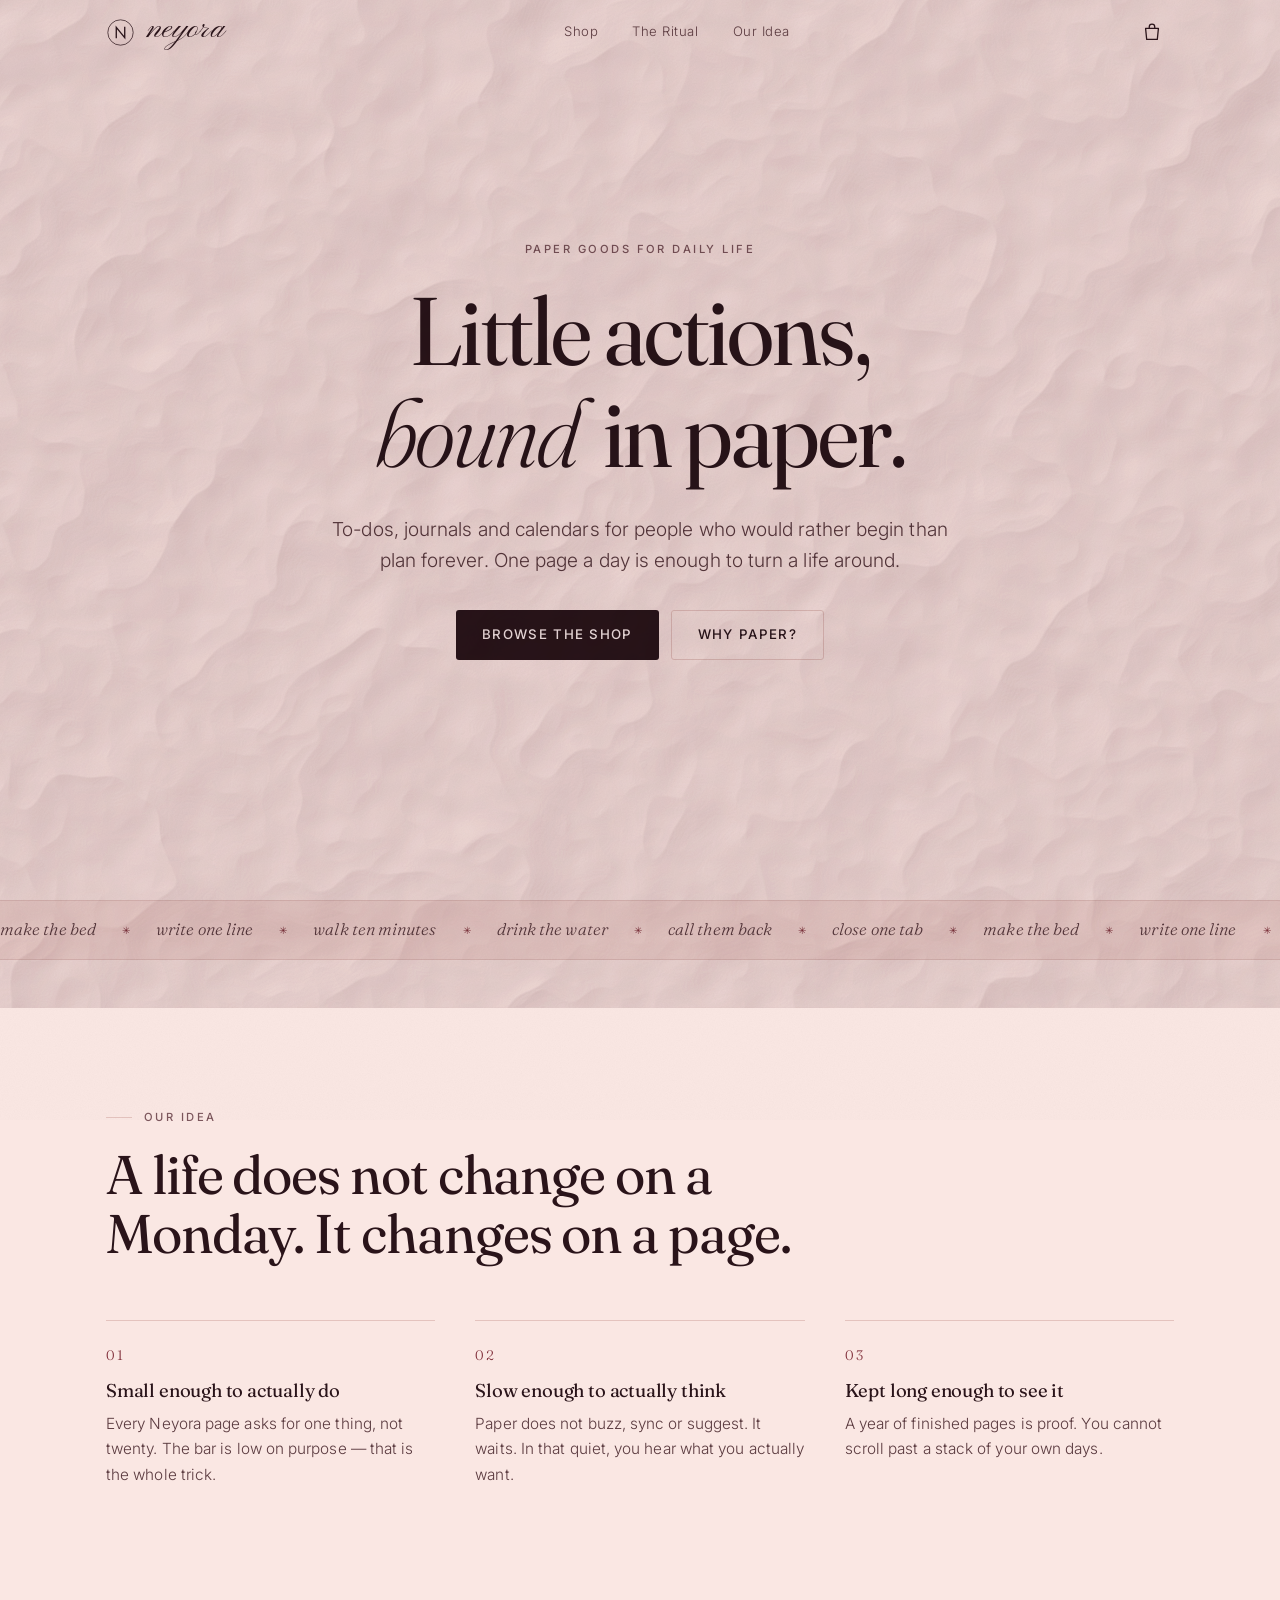
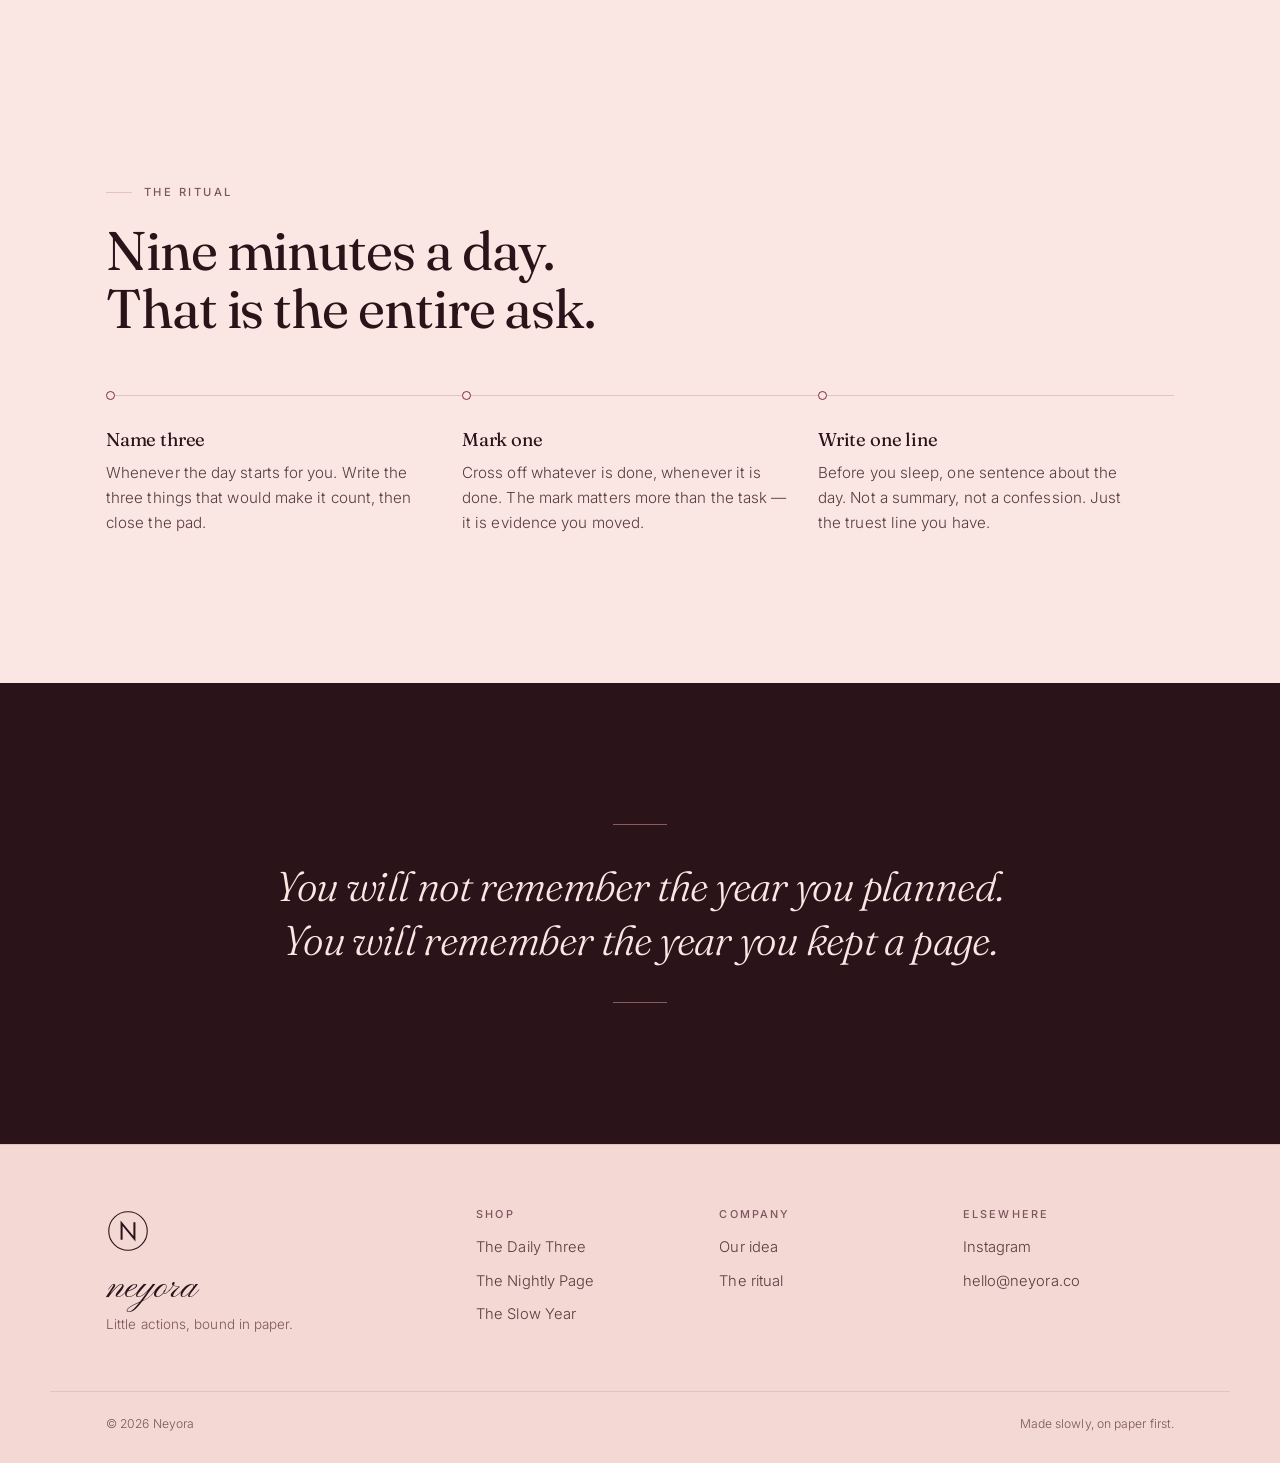
<file: index.html>
<!DOCTYPE html>
<html lang="en">
<head>
<meta charset="utf-8">
<meta name="viewport" content="width=device-width, initial-scale=1, viewport-fit=cover">
<title>Neyora — Little actions, bound in paper.</title>
<meta name="description" content="To-dos, journals and calendars for people who'd rather begin than plan forever. Paper made to move you, one small action at a time.">
<meta name="theme-color" content="#F7EAE5">

<!-- Social scrapers don't resolve relative URLs, so these are absolute.
     If the site moves to a custom domain, update them here and in shop.html. -->
<meta property="og:type" content="website">
<meta property="og:url" content="https://s-ingale.github.io/neyora/">
<meta property="og:title" content="Neyora — Little actions, bound in paper.">
<meta property="og:description" content="To-dos, journals and calendars for people who'd rather begin than plan forever.">
<meta property="og:image" content="https://s-ingale.github.io/neyora/assets/img/og.svg">

<link rel="icon" href="assets/img/favicon.svg" type="image/svg+xml">
<link rel="preconnect" href="https://fonts.googleapis.com">
<link rel="preconnect" href="https://fonts.gstatic.com" crossorigin>
<link href="https://fonts.googleapis.com/css2?family=Fraunces:opsz,wght@9..144,300;9..144,400;9..144,500&family=Inter:wght@300;400;500&family=Pinyon+Script&display=swap" rel="stylesheet">
<link rel="stylesheet" href="assets/css/style.css">
</head>
<body>

<!-- ═══ Wrinkled paper backdrop ═══
     Turbulence is folded through a table transfer on the ALPHA channel
     (0 1 0), which turns smooth noise into ridges — that is what makes
     these read as thick creases rather than soft mottling. The ridge map
     is then lit from the upper left. No image files anywhere. -->
<svg class="paper-defs" aria-hidden="true" focusable="false">
  <filter id="crease" x="0%" y="0%" width="100%" height="100%" color-interpolation-filters="sRGB">
    <feTurbulence type="fractalNoise" baseFrequency="0.0062" numOctaves="3" seed="19" result="t"/>
    <feComponentTransfer in="t" result="ridged">
      <feFuncA type="table" tableValues="0 1 0"/>
    </feComponentTransfer>
    <feDiffuseLighting in="ridged" lighting-color="#fffdfc" surfaceScale="4.6" diffuseConstant="1">
      <feDistantLight azimuth="228" elevation="49"/>
    </feDiffuseLighting>
    <!-- keep the shading warm: the red channel is held highest so creases
         fall toward rose, never toward grey -->
    <feComponentTransfer>
      <feFuncR type="linear" slope="0.34" intercept="0.66"/>
      <feFuncG type="linear" slope="0.44" intercept="0.56"/>
      <feFuncB type="linear" slope="0.41" intercept="0.59"/>
    </feComponentTransfer>
  </filter>

  <!-- a second, finer crumple laid across the first so the folds stack -->
  <filter id="creaseFine" x="0%" y="0%" width="100%" height="100%" color-interpolation-filters="sRGB">
    <feTurbulence type="fractalNoise" baseFrequency="0.019" numOctaves="2" seed="4" result="t"/>
    <feComponentTransfer in="t" result="ridged">
      <feFuncA type="table" tableValues="0 1 0"/>
    </feComponentTransfer>
    <feDiffuseLighting in="ridged" lighting-color="#fffdfc" surfaceScale="2.2" diffuseConstant="1">
      <feDistantLight azimuth="228" elevation="54"/>
    </feDiffuseLighting>
    <feComponentTransfer>
      <feFuncR type="linear" slope="0.2" intercept="0.8"/>
      <feFuncG type="linear" slope="0.26" intercept="0.74"/>
      <feFuncB type="linear" slope="0.24" intercept="0.76"/>
    </feComponentTransfer>
  </filter>

  <!-- fine paper tooth -->
  <filter id="tooth">
    <feTurbulence type="fractalNoise" baseFrequency="0.85" numOctaves="4" stitchTiles="stitch"/>
    <feColorMatrix type="saturate" values="0"/>
    <feComponentTransfer>
      <feFuncR type="linear" slope="0.24" intercept="0.76"/>
      <feFuncG type="linear" slope="0.24" intercept="0.76"/>
      <feFuncB type="linear" slope="0.24" intercept="0.76"/>
    </feComponentTransfer>
  </filter>
</svg>
<div class="crease" aria-hidden="true"></div>
<div class="crease-fine" aria-hidden="true"></div>
<div class="tooth" aria-hidden="true"></div>

<a class="skip-link" href="#main">Skip to content</a>

<!-- ═══════════════ HEADER ═══════════════ -->
<header class="site-head" id="siteHead">
  <div class="wrap head-inner">
    <a class="brand" href="#top" aria-label="Neyora, home">
      <svg class="mark" viewBox="0 0 48 48" aria-hidden="true">
        <circle cx="24" cy="24" r="21" class="mk-ring"/>
        <path d="M17 32.5V15.5L31 32.5V15.5" class="mk-n"/>
      </svg>
      <span class="wordmark">neyora</span>
    </a>

    <nav class="nav-desk" aria-label="Primary">
      <a href="shop.html">Shop</a>
      <a href="#ritual">The Ritual</a>
      <a href="#idea">Our Idea</a>
    </nav>

    <div class="head-actions">
      <button class="cart-btn" id="cartBtn" aria-label="Open bag" aria-expanded="false">
        <svg viewBox="0 0 24 24" aria-hidden="true" class="ico">
          <path d="M5 8h14l-1.2 12H6.2L5 8Z"/><path d="M9 8V6.5a3 3 0 0 1 6 0V8"/>
        </svg>
        <span class="cart-count" id="cartCount" hidden>0</span>
      </button>
      <button class="burger" id="burger" aria-label="Open menu" aria-expanded="false" aria-controls="mobileMenu">
        <span></span><span></span>
      </button>
    </div>
  </div>
  <div class="head-rule" aria-hidden="true"></div>
</header>

<!-- ═══════════════ MOBILE MENU ═══════════════ -->
<div class="sheet-menu" id="mobileMenu" hidden>
  <nav aria-label="Mobile">
    <a href="shop.html"><em>01</em> Shop</a>
    <a href="#ritual"><em>02</em> The Ritual</a>
    <a href="#idea"><em>03</em> Our Idea</a>
  </nav>
  <p class="sheet-foot">Little actions, bound in paper.</p>
</div>

<main id="main">

<!-- ═══════════════ HERO ═══════════════ -->
<section class="hero" id="top">
  <div class="wrap">
    <div class="hero-lead">
      <p class="eyebrow reveal">Paper goods for daily life</p>
      <h1 class="reveal d1">
        <span class="line">Little actions,</span>
        <span class="line"><em>bound</em> in paper.</span>
      </h1>
      <p class="lede reveal d2">
        To-dos, journals and calendars for people who would rather begin
        than plan forever. One page a day is enough to turn a life around.
      </p>
      <div class="hero-cta reveal d3">
        <a class="btn btn-ink" href="shop.html">Browse the shop</a>
        <a class="btn btn-ghost" href="#idea">Why paper?</a>
      </div>
    </div>
  </div>

  <div class="scroll-hint reveal d4" aria-hidden="true">
    <span>scroll</span>
    <svg viewBox="0 0 12 40"><path d="M6 0v32M1.5 27 6 33l4.5-6"/></svg>
  </div>
</section>

<!-- ═══════════════ TICKER ═══════════════ -->
<div class="ticker" aria-hidden="true">
  <div class="ticker-track">
    <span>make the bed</span><i>✳</i><span>write one line</span><i>✳</i><span>walk ten minutes</span><i>✳</i>
    <span>drink the water</span><i>✳</i><span>call them back</span><i>✳</i><span>close one tab</span><i>✳</i>
    <span>make the bed</span><i>✳</i><span>write one line</span><i>✳</i><span>walk ten minutes</span><i>✳</i>
    <span>drink the water</span><i>✳</i><span>call them back</span><i>✳</i><span>close one tab</span><i>✳</i>
  </div>
</div>

<!-- ═══════════════ THE IDEA ═══════════════ -->
<section class="idea section" id="idea">
  <div class="wrap">
    <p class="kicker reveal">Our idea</p>
    <h2 class="h2 reveal d1">A life does not change on a<br class="br-desk"> Monday. It changes on a page.</h2>

    <ol class="principles">
      <li class="reveal">
        <span class="num">01</span>
        <h3>Small enough to actually do</h3>
        <p>Every Neyora page asks for one thing, not twenty. The bar is low on purpose — that is the whole trick.</p>
      </li>
      <li class="reveal d1">
        <span class="num">02</span>
        <h3>Slow enough to actually think</h3>
        <p>Paper does not buzz, sync or suggest. It waits. In that quiet, you hear what you actually want.</p>
      </li>
      <li class="reveal d2">
        <span class="num">03</span>
        <h3>Kept long enough to see it</h3>
        <p>A year of finished pages is proof. You cannot scroll past a stack of your own days.</p>
      </li>
    </ol>
  </div>
</section>

<!-- The shop lives on its own page now — the hero index and the CTAs
     route there. Keep this section out of the homepage. -->

<!-- ═══════════════ RITUAL ═══════════════ -->
<section class="ritual section" id="ritual">
  <div class="wrap">
    <p class="kicker reveal">The ritual</p>
    <h2 class="h2 reveal d1">Nine minutes a day.<br>That is the entire ask.</h2>

    <div class="timeline">
      <div class="step reveal">
        <h3>Name three</h3>
        <p>Whenever the day starts for you. Write the three things that would make it count, then close the pad.</p>
      </div>
      <div class="step reveal d1">
        <h3>Mark one</h3>
        <p>Cross off whatever is done, whenever it is done. The mark matters more than the task — it is evidence you moved.</p>
      </div>
      <div class="step reveal d2">
        <h3>Write one line</h3>
        <p>Before you sleep, one sentence about the day. Not a summary, not a confession. Just the truest line you have.</p>
      </div>
    </div>
  </div>
</section>

<!-- ═══════════════ QUOTE ═══════════════ -->
<section class="quote-band">
  <div class="wrap">
    <span class="quote-rule" aria-hidden="true"></span>
    <blockquote class="reveal">
      You will not remember the year you planned.<br>
      You will remember the year you kept a page.
    </blockquote>
    <span class="quote-rule" aria-hidden="true"></span>
  </div>
</section>

</main>

<!-- ═══════════════ FOOTER ═══════════════ -->
<footer class="site-foot">
  <div class="wrap foot-inner">
    <div class="foot-brand">
      <svg class="mark lg" viewBox="0 0 48 48" aria-hidden="true">
        <circle cx="24" cy="24" r="21" class="mk-ring"/>
        <path d="M17 32.5V15.5L31 32.5V15.5" class="mk-n"/>
      </svg>
      <p class="foot-word">neyora</p>
      <p class="foot-tag">Little actions, bound in paper.</p>
    </div>

    <nav class="foot-col" aria-label="Shop">
      <h4>Shop</h4>
      <a href="shop.html">The Daily Three</a>
      <a href="shop.html">The Nightly Page</a>
      <a href="shop.html">The Slow Year</a>
    </nav>

    <nav class="foot-col" aria-label="Company">
      <h4>Company</h4>
      <a href="#idea">Our idea</a>
      <a href="#ritual">The ritual</a>
    </nav>

    <div class="foot-col">
      <h4>Elsewhere</h4>
      <a href="#" aria-label="Instagram">Instagram</a>
      <a href="mailto:hello@neyora.co">hello@neyora.co</a>
    </div>
  </div>
  <div class="wrap foot-base">
    <p>© 2026 Neyora</p>
    <p>Made slowly, on paper first.</p>
  </div>
</footer>

<!-- ═══════════════ BAG DRAWER ═══════════════ -->
<div class="scrim" id="scrim" hidden></div>
<aside class="bag" id="bag" aria-label="Shopping bag" aria-hidden="true">
  <div class="bag-head">
    <h2>Your bag</h2>
    <button class="bag-close" id="bagClose" aria-label="Close bag">
      <svg viewBox="0 0 24 24" aria-hidden="true"><path d="M6 6l12 12M18 6 6 18"/></svg>
    </button>
  </div>
  <div class="bag-body" id="bagBody"></div>
  <div class="bag-foot">
    <div class="bag-total"><span>Subtotal</span><span id="bagTotal">₹0</span></div>
    <button class="btn btn-ink btn-full" id="checkoutBtn" type="button">Checkout</button>
    <p class="bag-note">Checkout is not connected yet — this is the storefront preview.</p>
  </div>
</aside>

<div class="toast" id="toast" role="status" aria-live="polite"></div>

<script src="assets/js/main.js"></script>
</body>
</html>
</file>
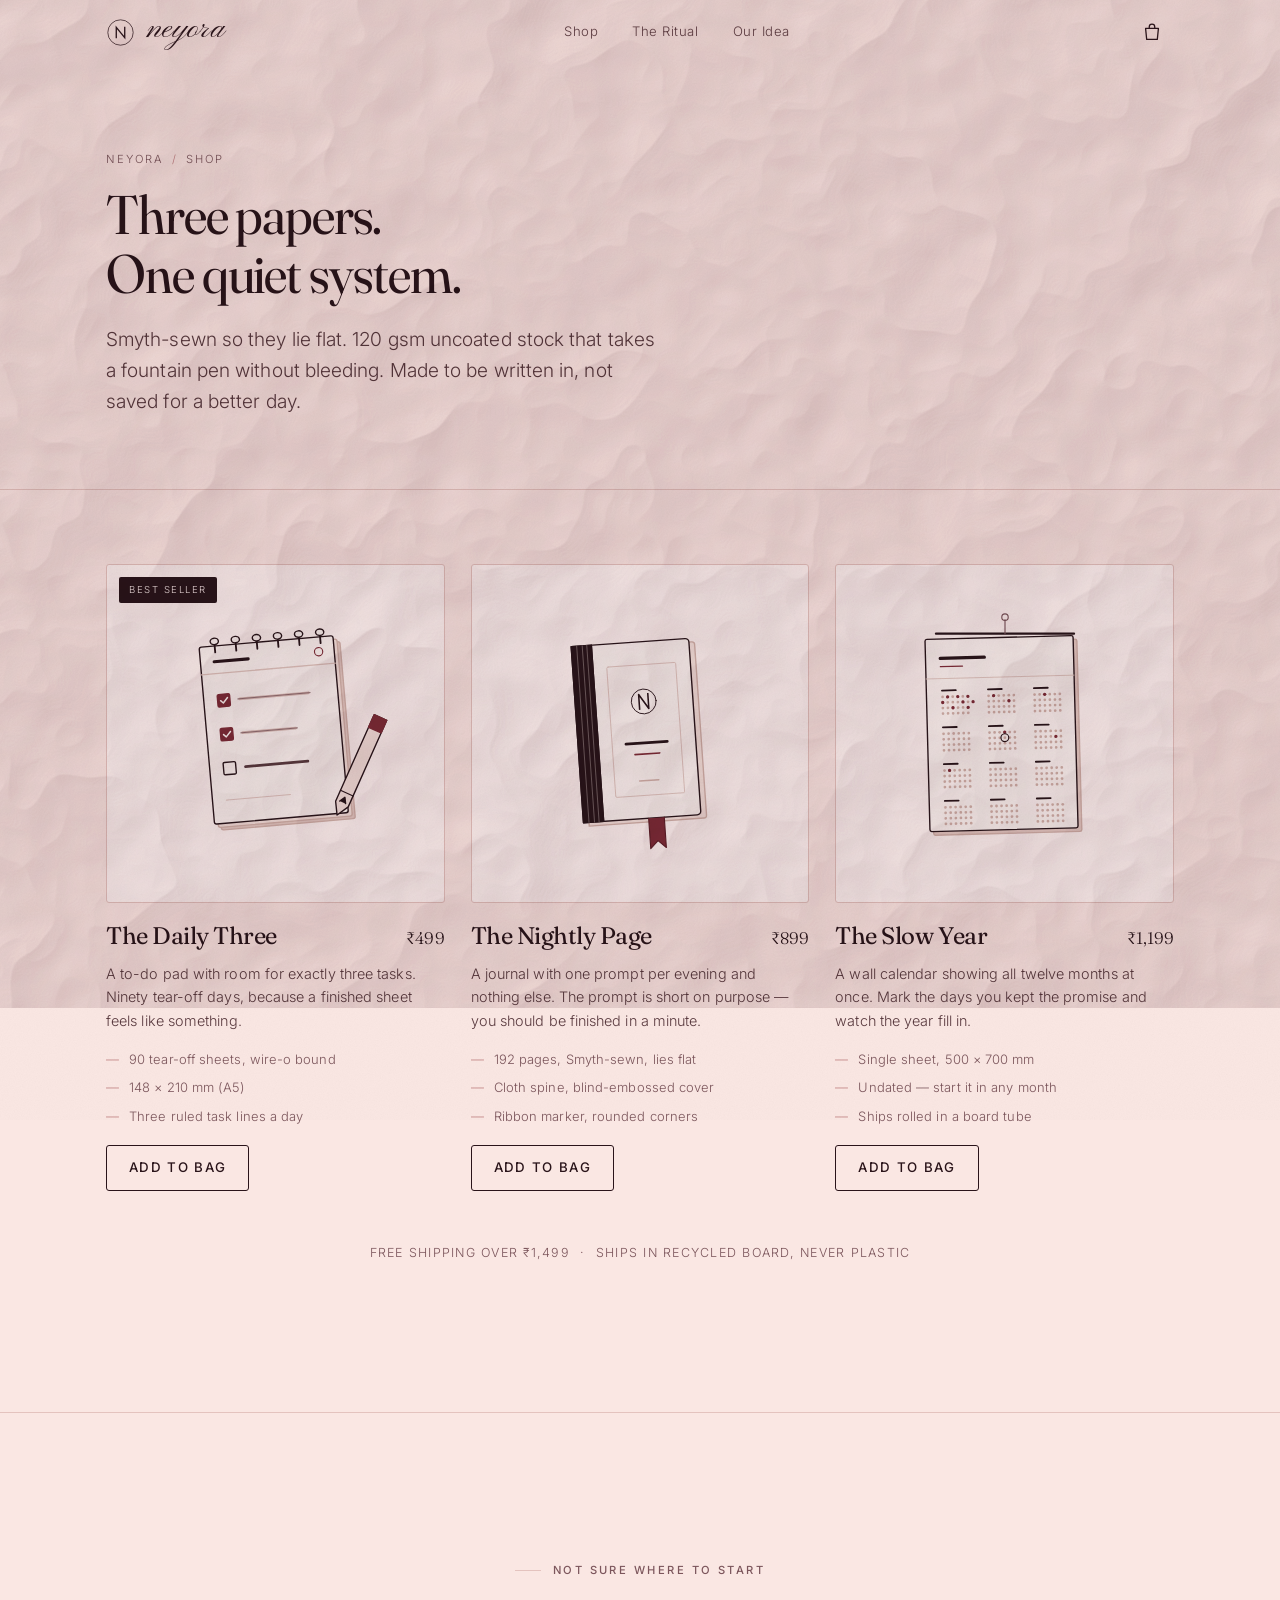
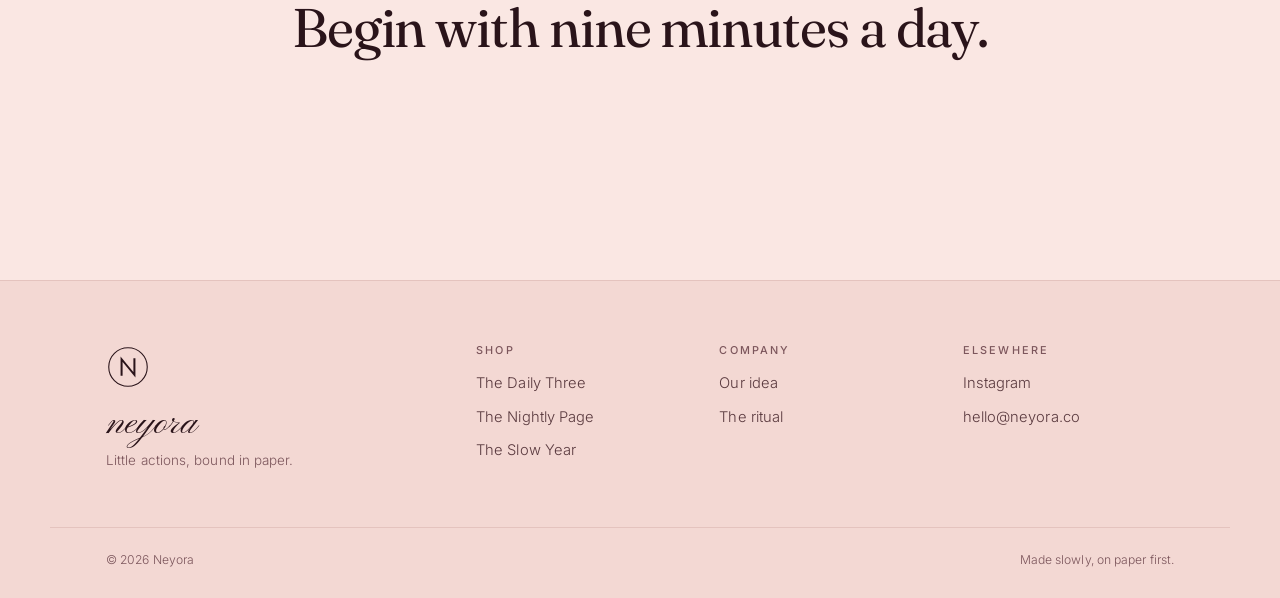
<file: shop.html>
<!DOCTYPE html>
<html lang="en">
<head>
<meta charset="utf-8">
<meta name="viewport" content="width=device-width, initial-scale=1, viewport-fit=cover">
<title>Shop — Neyora</title>
<meta name="description" content="Three papers, one quiet system. A to-do pad, an evening journal and a year-at-a-glance calendar, made to be used every day.">
<meta name="theme-color" content="#FAE7E3">

<meta property="og:type" content="website">
<meta property="og:url" content="https://s-ingale.github.io/neyora/shop.html">
<meta property="og:title" content="Shop — Neyora">
<meta property="og:description" content="Three papers. One quiet system.">
<meta property="og:image" content="https://s-ingale.github.io/neyora/assets/img/og.svg">

<link rel="icon" href="assets/img/favicon.svg" type="image/svg+xml">
<link rel="preconnect" href="https://fonts.googleapis.com">
<link rel="preconnect" href="https://fonts.gstatic.com" crossorigin>
<link href="https://fonts.googleapis.com/css2?family=Fraunces:opsz,wght@9..144,300;9..144,400;9..144,500&family=Inter:wght@300;400;500&family=Pinyon+Script&display=swap" rel="stylesheet">
<link rel="stylesheet" href="assets/css/style.css">
</head>
<body>

<!-- ═══ Wrinkled paper backdrop — see index.html for how these work ═══ -->
<svg class="paper-defs" aria-hidden="true" focusable="false">
  <filter id="crease" x="0%" y="0%" width="100%" height="100%" color-interpolation-filters="sRGB">
    <feTurbulence type="fractalNoise" baseFrequency="0.0062" numOctaves="3" seed="19" result="t"/>
    <feComponentTransfer in="t" result="ridged">
      <feFuncA type="table" tableValues="0 1 0"/>
    </feComponentTransfer>
    <feDiffuseLighting in="ridged" lighting-color="#fffdfc" surfaceScale="4.6" diffuseConstant="1">
      <feDistantLight azimuth="228" elevation="49"/>
    </feDiffuseLighting>
    <feComponentTransfer>
      <feFuncR type="linear" slope="0.34" intercept="0.66"/>
      <feFuncG type="linear" slope="0.44" intercept="0.56"/>
      <feFuncB type="linear" slope="0.41" intercept="0.59"/>
    </feComponentTransfer>
  </filter>

  <filter id="creaseFine" x="0%" y="0%" width="100%" height="100%" color-interpolation-filters="sRGB">
    <feTurbulence type="fractalNoise" baseFrequency="0.019" numOctaves="2" seed="4" result="t"/>
    <feComponentTransfer in="t" result="ridged">
      <feFuncA type="table" tableValues="0 1 0"/>
    </feComponentTransfer>
    <feDiffuseLighting in="ridged" lighting-color="#fffdfc" surfaceScale="2.2" diffuseConstant="1">
      <feDistantLight azimuth="228" elevation="54"/>
    </feDiffuseLighting>
    <feComponentTransfer>
      <feFuncR type="linear" slope="0.2" intercept="0.8"/>
      <feFuncG type="linear" slope="0.26" intercept="0.74"/>
      <feFuncB type="linear" slope="0.24" intercept="0.76"/>
    </feComponentTransfer>
  </filter>

  <filter id="tooth">
    <feTurbulence type="fractalNoise" baseFrequency="0.85" numOctaves="4" stitchTiles="stitch"/>
    <feColorMatrix type="saturate" values="0"/>
    <feComponentTransfer>
      <feFuncR type="linear" slope="0.24" intercept="0.76"/>
      <feFuncG type="linear" slope="0.24" intercept="0.76"/>
      <feFuncB type="linear" slope="0.24" intercept="0.76"/>
    </feComponentTransfer>
  </filter>
</svg>
<div class="crease" aria-hidden="true"></div>
<div class="crease-fine" aria-hidden="true"></div>
<div class="tooth" aria-hidden="true"></div>

<a class="skip-link" href="#main">Skip to content</a>

<!-- ═══════════════ HEADER ═══════════════ -->
<header class="site-head stuck" id="siteHead">
  <div class="wrap head-inner">
    <a class="brand" href="index.html" aria-label="Neyora, home">
      <svg class="mark" viewBox="0 0 48 48" aria-hidden="true">
        <circle cx="24" cy="24" r="21" class="mk-ring"/>
        <path d="M17 32.5V15.5L31 32.5V15.5" class="mk-n"/>
      </svg>
      <span class="wordmark">neyora</span>
    </a>

    <nav class="nav-desk" aria-label="Primary">
      <a href="shop.html" aria-current="page">Shop</a>
      <a href="index.html#ritual">The Ritual</a>
      <a href="index.html#idea">Our Idea</a>
    </nav>

    <div class="head-actions">
      <button class="cart-btn" id="cartBtn" aria-label="Open bag" aria-expanded="false">
        <svg viewBox="0 0 24 24" aria-hidden="true" class="ico">
          <path d="M5 8h14l-1.2 12H6.2L5 8Z"/><path d="M9 8V6.5a3 3 0 0 1 6 0V8"/>
        </svg>
        <span class="cart-count" id="cartCount" hidden>0</span>
      </button>
      <button class="burger" id="burger" aria-label="Open menu" aria-expanded="false" aria-controls="mobileMenu">
        <span></span><span></span>
      </button>
    </div>
  </div>
  <div class="head-rule" aria-hidden="true"></div>
</header>

<!-- ═══════════════ MOBILE MENU ═══════════════ -->
<div class="sheet-menu" id="mobileMenu" hidden>
  <nav aria-label="Mobile">
    <a href="shop.html"><em>01</em> Shop</a>
    <a href="index.html#ritual"><em>02</em> The Ritual</a>
    <a href="index.html#idea"><em>03</em> Our Idea</a>
  </nav>
  <p class="sheet-foot">Little actions, bound in paper.</p>
</div>

<main id="main">

<!-- ═══════════════ PAGE HEAD ═══════════════ -->
<section class="page-head">
  <div class="wrap">
    <p class="crumbs reveal"><a href="index.html">Neyora</a><span>/</span>Shop</p>
    <h1 class="h2 reveal d1">Three papers.<br>One quiet system.</h1>
    <p class="lede reveal d2">
      Smyth-sewn so they lie flat. 120 gsm uncoated stock that takes a
      fountain pen without bleeding. Made to be written in, not saved for
      a better day.
    </p>
  </div>
</section>

<!-- ═══════════════ PRODUCTS ═══════════════ -->
<section class="shop shop--page section" id="shop">
  <div class="wrap">
    <div class="grid-products">

      <article class="card reveal" data-id="daily" data-name="The Daily Three" data-price="499">
        <div class="card-media">
          <img src="assets/img/product-todo.svg" alt="The Daily Three to-do pad" width="600" height="600">
          <span class="tag">Best seller</span>
        </div>
        <div class="card-body">
          <div class="card-row">
            <h2>The Daily Three</h2>
            <span class="price">₹499</span>
          </div>
          <p>A to-do pad with room for exactly three tasks. Ninety tear-off days, because a finished sheet feels like something.</p>
          <ul class="spec">
            <li>90 tear-off sheets, wire-o bound</li>
            <li>148 × 210 mm (A5)</li>
            <li>Three ruled task lines a day</li>
          </ul>
          <button class="btn btn-add" type="button">Add to bag</button>
        </div>
      </article>

      <article class="card reveal d1" data-id="nightly" data-name="The Nightly Page" data-price="899">
        <div class="card-media">
          <img src="assets/img/product-journal.svg" alt="The Nightly Page journal with ribbon marker" width="600" height="600">
        </div>
        <div class="card-body">
          <div class="card-row">
            <h2>The Nightly Page</h2>
            <span class="price">₹899</span>
          </div>
          <p>A journal with one prompt per evening and nothing else. The prompt is short on purpose — you should be finished in a minute.</p>
          <ul class="spec">
            <li>192 pages, Smyth-sewn, lies flat</li>
            <li>Cloth spine, blind-embossed cover</li>
            <li>Ribbon marker, rounded corners</li>
          </ul>
          <button class="btn btn-add" type="button">Add to bag</button>
        </div>
      </article>

      <article class="card reveal d2" data-id="year" data-name="The Slow Year" data-price="1199">
        <div class="card-media">
          <img src="assets/img/product-calendar.svg" alt="The Slow Year wall calendar" width="600" height="600">
        </div>
        <div class="card-body">
          <div class="card-row">
            <h2>The Slow Year</h2>
            <span class="price">₹1,199</span>
          </div>
          <p>A wall calendar showing all twelve months at once. Mark the days you kept the promise and watch the year fill in.</p>
          <ul class="spec">
            <li>Single sheet, 500 × 700 mm</li>
            <li>Undated — start it in any month</li>
            <li>Ships rolled in a board tube</li>
          </ul>
          <button class="btn btn-add" type="button">Add to bag</button>
        </div>
      </article>

    </div>

    <p class="shop-foot reveal">Free shipping over ₹1,499 &nbsp;·&nbsp; Ships in recycled board, never plastic</p>
  </div>
</section>

<!-- ═══════════════ CROSS-LINK ═══════════════ -->
<section class="shop-more">
  <div class="wrap">
    <p class="kicker reveal" style="justify-content:center">Not sure where to start</p>
    <h2 class="h2 reveal d1">Begin with nine minutes a day.</h2>
    <a class="btn btn-ghost reveal d2" href="index.html#ritual">Read the ritual</a>
  </div>
</section>

</main>

<!-- ═══════════════ FOOTER ═══════════════ -->
<footer class="site-foot">
  <div class="wrap foot-inner">
    <div class="foot-brand">
      <svg class="mark lg" viewBox="0 0 48 48" aria-hidden="true">
        <circle cx="24" cy="24" r="21" class="mk-ring"/>
        <path d="M17 32.5V15.5L31 32.5V15.5" class="mk-n"/>
      </svg>
      <p class="foot-word">neyora</p>
      <p class="foot-tag">Little actions, bound in paper.</p>
    </div>

    <nav class="foot-col" aria-label="Shop">
      <h4>Shop</h4>
      <a href="shop.html">The Daily Three</a>
      <a href="shop.html">The Nightly Page</a>
      <a href="shop.html">The Slow Year</a>
    </nav>

    <nav class="foot-col" aria-label="Company">
      <h4>Company</h4>
      <a href="index.html#idea">Our idea</a>
      <a href="index.html#ritual">The ritual</a>
    </nav>

    <div class="foot-col">
      <h4>Elsewhere</h4>
      <a href="#" aria-label="Instagram">Instagram</a>
      <a href="mailto:hello@neyora.co">hello@neyora.co</a>
    </div>
  </div>
  <div class="wrap foot-base">
    <p>© 2026 Neyora</p>
    <p>Made slowly, on paper first.</p>
  </div>
</footer>

<!-- ═══════════════ BAG DRAWER ═══════════════ -->
<div class="scrim" id="scrim" hidden></div>
<aside class="bag" id="bag" aria-label="Shopping bag" aria-hidden="true">
  <div class="bag-head">
    <h2>Your bag</h2>
    <button class="bag-close" id="bagClose" aria-label="Close bag">
      <svg viewBox="0 0 24 24" aria-hidden="true"><path d="M6 6l12 12M18 6 6 18"/></svg>
    </button>
  </div>
  <div class="bag-body" id="bagBody"></div>
  <div class="bag-foot">
    <div class="bag-total"><span>Subtotal</span><span id="bagTotal">₹0</span></div>
    <button class="btn btn-ink btn-full" id="checkoutBtn" type="button">Checkout</button>
    <p class="bag-note">Checkout is not connected yet — this is the storefront preview.</p>
  </div>
</aside>

<div class="toast" id="toast" role="status" aria-live="polite"></div>

<script src="assets/js/main.js"></script>
</body>
</html>
</file>
<file: assets/css/style.css>
/* ============================================================
   NEYORA — storefront styles
   Mobile-first. Everything vector: SVG art, SVG creases, no rasters.
   ============================================================ */

/* ---------- 1. Tokens ---------- */
:root{
  /* paper — blush, not candy. A light neutral ground is what keeps a
     pink palette on the luxury side of the line. */
  --paper:      #FAE7E3;
  --paper-2:    #F3D8D3;
  --paper-3:    #E8C3BE;
  --card:       #FEF4F2;

  /* ink — near-black oxblood. Never neutral grey; the warmth is the point. */
  --ink:        #2A141A;
  --ink-soft:   #5A3A3F;
  --ink-faint:  #7C565C;
  --rule:       #E4C3BE;

  /* accents: burgundy anchors, dusty rose softens */
  --wine:       #7E2B37;
  --rose:       #C08081;

  /* type */
  --display: "Fraunces", "Hoefler Text", Georgia, "Times New Roman", serif;
  --body:    "Inter", -apple-system, BlinkMacSystemFont, "Segoe UI", Roboto, sans-serif;
  --script:  "Pinyon Script", "Snell Roundhand", "Apple Chancery", cursive;

  /* rhythm */
  --gutter: 22px;
  --maxw: 1180px;
  --section-y: 84px;
  --r: 3px;

  --ease: cubic-bezier(.22,.7,.28,1);
}

@media (min-width: 768px){
  :root{ --gutter: 40px; --section-y: 120px; }
}
@media (min-width: 1200px){
  :root{ --gutter: 56px; --section-y: 148px; }
}

/* ---------- 2. Reset ---------- */
*,*::before,*::after{ box-sizing:border-box; }
html{ -webkit-text-size-adjust:100%; scroll-behavior:smooth; }
@media (prefers-reduced-motion: reduce){ html{ scroll-behavior:auto; } }

body{
  margin:0;
  background:var(--paper);
  color:var(--ink);
  font-family:var(--body);
  font-size:16px;
  line-height:1.65;
  font-weight:300;
  letter-spacing:.005em;
  -webkit-font-smoothing:antialiased;
  overflow-x:hidden;
}
body.locked{ overflow:hidden; }

img,svg{ display:block; max-width:100%; }
img{ height:auto; }
button{ font:inherit; color:inherit; background:none; border:0; cursor:pointer; }
input{ font:inherit; }
a{ color:inherit; text-decoration:none; }
h1,h2,h3,h4,p,figure,blockquote,ol,ul{ margin:0; }
ol,ul{ padding:0; list-style:none; }

::selection{ background:var(--ink); color:var(--paper); }

:focus-visible{
  outline:2px solid var(--wine);
  outline-offset:3px;
  border-radius:2px;
}

.skip-link{
  position:absolute; left:-9999px; top:0; z-index:200;
  background:var(--ink); color:var(--paper); padding:10px 16px;
}
.skip-link:focus{ left:12px; top:12px; }

/* ---------- 3. Wrinkled paper backdrop ----------
   Three fixed layers multiply down over everything, so every section —
   including the ones with their own background — reads as one crumpled
   sheet: heavy folds, a finer crumple across them, then paper tooth. */
.paper-defs{ position:absolute; width:0; height:0; }

.crease,.crease-fine,.tooth{
  position:fixed; inset:-12%;
  pointer-events:none;
  mix-blend-mode:multiply;
  background:#fff;
}

.crease     { z-index:87; filter:url(#crease);     opacity:.8; }
.crease-fine{ z-index:88; filter:url(#creaseFine); opacity:.7; }
.tooth      { z-index:89; filter:url(#tooth);      opacity:.28; }

/* phones: still creased, just a touch calmer under the copy */
@media (max-width:760px){
  .crease{ opacity:.7; }
  .crease-fine{ opacity:.55; }
  .tooth{ opacity:.2; }
}

/* Safari/iOS renders these filters heavily — soften there */
@supports (-webkit-touch-callout: none){
  .crease{ opacity:.6; }
  .crease-fine{ opacity:.45; }
  .tooth{ opacity:.16; }
}

/* ---------- 4. Layout ---------- */
.wrap{
  width:100%;
  max-width:var(--maxw);
  margin-inline:auto;
  padding-inline:var(--gutter);
}
.section{ padding-block:var(--section-y); position:relative; }

/* ---------- 5. Type scale ---------- */
h1,h2,h3,h4,.h2{
  font-family:var(--display);
  font-weight:400;
  letter-spacing:-.02em;
  line-height:1.06;
}
h1{
  font-size:clamp(2.65rem, 11.5vw, 6rem);
  font-variation-settings:"SOFT" 20, "opsz" 100;
}
h1 .line{ display:block; }
/* italic serif overhangs into the next word — give it room */
h1 em{ font-style:italic; font-weight:300; padding-right:.12em; }

.h2{ font-size:clamp(1.95rem, 6.6vw, 3.4rem); line-height:1.08; }
h3{ font-size:1.16rem; letter-spacing:-.01em; }

.eyebrow, .kicker{
  font-family:var(--body);
  font-size:.7rem;
  font-weight:500;
  letter-spacing:.22em;
  text-transform:uppercase;
  color:var(--ink-faint);
}
.kicker{ margin-bottom:20px; }
.kicker::before{
  content:""; display:inline-block;
  width:26px; height:1px; background:var(--rule);
  vertical-align:middle; margin-right:12px;
}

.lede{
  font-size:clamp(1rem, 4.1vw, 1.2rem);
  color:var(--ink-soft);
  max-width:36ch;
  line-height:1.62;
}
.br-desk{ display:none; }
@media (min-width:768px){ .br-desk{ display:inline; } }

/* ---------- 6. Buttons ---------- */
.btn{
  display:inline-flex; align-items:center; justify-content:center;
  gap:8px;
  min-height:50px;
  padding:0 26px;
  border-radius:var(--r);
  font-family:var(--body);
  font-size:.83rem; font-weight:500;
  letter-spacing:.1em; text-transform:uppercase; white-space:nowrap;
  transition:transform .25s var(--ease), background .25s var(--ease), color .25s var(--ease), border-color .25s var(--ease);
}
.btn:active{ transform:translateY(1px); }

.btn-ink{ background:var(--ink); color:var(--card); }
.btn-ink:hover{ background:var(--wine); }

.btn-ghost{
  border:1px solid var(--rule);
  color:var(--ink);
  background:transparent;
}
.btn-ghost:hover{ border-color:var(--ink); background:rgba(42,20,26,.04); }

.btn-full{ width:100%; }

/* ---------- 7. Header ---------- */
.site-head{
  position:fixed; top:0; left:0; right:0; z-index:100;
  padding-top:env(safe-area-inset-top);
  background:rgba(250,231,227,0);
  transition:background .35s var(--ease), backdrop-filter .35s var(--ease);
}
.site-head.stuck{
  background:rgba(250,231,227,.88);
  backdrop-filter:saturate(120%) blur(10px);
  -webkit-backdrop-filter:saturate(120%) blur(10px);
}
.head-inner{
  display:flex; align-items:center; justify-content:space-between;
  gap:16px;
  height:64px;
}
.head-rule{
  height:1px; background:var(--rule);
  transform:scaleX(0); transform-origin:left;
  transition:transform .5s var(--ease);
}
.site-head.stuck .head-rule{ transform:scaleX(1); }

/* ---------- 7b. The mark ----------
   A geometric N inside a hairline ring. Reads at 20px, engraves well,
   and carries no mascot. */
.brand{ display:flex; align-items:center; gap:11px; }
.mark{ width:29px; height:29px; flex:none; }
.mark.lg{ width:44px; height:44px; }
.mk-ring{ fill:none; stroke:var(--ink); stroke-width:1.2; }
.mk-n{
  fill:none; stroke:var(--ink); stroke-width:2.2;
  stroke-linecap:square; stroke-linejoin:miter;
}

/* Script faces sit small on the body and carry a lot of side bearing, so
   the wordmark is set larger than its optical size and nudged off the
   baseline to sit level with the ring. Always lowercase — a copperplate
   script in caps loses the flourish that makes it read as premium. */
.wordmark{
  font-family:var(--script);
  font-size:1.85rem;
  line-height:1;
  letter-spacing:.01em;
  text-transform:lowercase;
  font-weight:400;
  transform:translateY(-.09em);
}
@media (min-width:900px){ .wordmark{ font-size:2rem; } }

.nav-desk{ display:none; gap:34px; }
.nav-desk a{
  font-size:.82rem; letter-spacing:.04em; color:var(--ink-soft);
  position:relative; padding-block:4px;
}
.nav-desk a::after{
  content:""; position:absolute; left:0; right:0; bottom:0;
  height:1px; background:var(--ink);
  transform:scaleX(0); transform-origin:right;
  transition:transform .38s var(--ease);
}
.nav-desk a:hover{ color:var(--ink); }
.nav-desk a:hover::after{ transform:scaleX(1); transform-origin:left; }
@media (min-width:900px){ .nav-desk{ display:flex; } }

.head-actions{ display:flex; align-items:center; gap:6px; }

.cart-btn{ position:relative; width:44px; height:44px; display:grid; place-items:center; }
.ico{ width:22px; height:22px; fill:none; stroke:var(--ink); stroke-width:1.4; stroke-linecap:round; stroke-linejoin:round; }
.cart-count{
  position:absolute; top:5px; right:4px;
  min-width:17px; height:17px; padding:0 4px;
  border-radius:9px;
  background:var(--wine); color:#fff;
  font-size:.63rem; font-weight:500; line-height:17px; text-align:center;
}

.burger{ width:44px; height:44px; display:grid; place-content:center; gap:6px; }
.burger span{
  display:block; width:22px; height:1.5px; background:var(--ink);
  transition:transform .35s var(--ease), opacity .2s;
}
.burger.open span:nth-child(1){ transform:translateY(3.75px) rotate(45deg); }
.burger.open span:nth-child(2){ transform:translateY(-3.75px) rotate(-45deg); }
@media (min-width:900px){ .burger{ display:none; } }

/* ---------- 8. Mobile sheet menu ---------- */
.sheet-menu{
  position:fixed; inset:0; z-index:99;
  background:var(--paper-2);
  padding:calc(88px + env(safe-area-inset-top)) var(--gutter) 40px;
  display:flex; flex-direction:column; justify-content:space-between;
  opacity:0; transform:translateY(-8px);
  transition:opacity .32s var(--ease), transform .32s var(--ease);
}
.sheet-menu[hidden]{ display:none; }
.sheet-menu.in{ opacity:1; transform:none; }
.sheet-menu nav{ display:flex; flex-direction:column; }
.sheet-menu a{
  font-family:var(--display);
  font-size:clamp(2rem,10vw,2.9rem);
  padding-block:16px;
  border-bottom:1px solid var(--rule);
  display:flex; align-items:baseline; gap:16px;
}
.sheet-menu em{
  font-family:var(--body); font-style:normal;
  font-size:.65rem; letter-spacing:.2em; color:var(--ink-faint);
}
.sheet-foot{ font-size:.8rem; color:var(--ink-faint); letter-spacing:.06em; }

/* ---------- 9. Hero ---------- */
.hero{
  position:relative;
  min-height:100svh;
  display:flex; align-items:center;
  padding-top:104px; padding-bottom:120px;
}
.eyebrow{ margin-bottom:22px; }
h1{ margin-bottom:26px; }
.hero-cta{ display:flex; flex-wrap:wrap; gap:12px; margin-top:34px; }

/* Centred by stretching edge to edge and letting the flex box centre its
   own children — NOT by translateX(-50%), which .reveal's translateY would
   overwrite, leaving this sitting half its own width right of centre. */
.scroll-hint{
  display:flex;
  position:absolute;
  bottom:calc(26px + env(safe-area-inset-bottom));
  left:0; right:0;
  flex-direction:column; align-items:center; gap:8px;
  font-size:.62rem; letter-spacing:.24em; text-transform:uppercase;
  color:var(--ink-faint);
}
/* letter-spacing adds a trailing gap after the last character, which drags
   the word visually left of centre — indent by the same amount to balance */
.scroll-hint span{ text-indent:.24em; }
.scroll-hint svg{ width:11px; height:34px; fill:none; stroke:var(--ink-faint); stroke-width:1.1; }
.scroll-hint svg path{ animation:nudge 2.6s var(--ease) infinite; }
@keyframes nudge{ 0%,100%{ transform:translateY(0); opacity:.5 } 50%{ transform:translateY(5px); opacity:1 } }

/* narrow phones: keep the eyebrow on one line, let the buttons share a row */
@media (max-width:479px){
  .hero .eyebrow{ font-size:.62rem; letter-spacing:.15em; }
  .hero-cta .btn{ flex:1 1 auto; padding-inline:14px; }
}

@media (min-width:900px){
  .hero{ padding-top:120px; text-align:center; }
  /* with the collection index gone the hero only filled the left half and
     read as an empty page, so on wide screens it centres instead */
  .hero .lede{ max-width:52ch; margin-inline:auto; }
  .hero-cta{ justify-content:center; }
  .hero h1{ margin-bottom:30px; }
}

/* ---------- 10. Ticker ---------- */
.ticker{
  border-block:1px solid var(--rule);
  background:var(--paper-2);
  padding-block:15px;
  overflow:hidden;
  position:relative;
}
.ticker-track{
  display:flex; align-items:center; gap:26px;
  width:max-content;
  animation:slide 44s linear infinite;
}
.ticker span{
  font-family:var(--display); font-style:italic;
  font-size:1.05rem; color:var(--ink-soft); white-space:nowrap;
}
.ticker i{ color:var(--wine); font-size:.62rem; font-style:normal; }
@keyframes slide{ to{ transform:translateX(-50%); } }
@media (prefers-reduced-motion: reduce){ .ticker-track{ animation:none; } }

/* ---------- 11. The idea ---------- */
.idea .h2{ margin-bottom:56px; }
.principles{ display:grid; gap:44px; }
.principles li{ position:relative; padding-top:24px; border-top:1px solid var(--rule); }
.num{
  display:block; margin-bottom:14px;
  font-family:var(--display); font-size:.86rem;
  letter-spacing:.14em; color:var(--wine);
}
.principles h3{ margin-bottom:10px; }
.principles p{ color:var(--ink-soft); font-size:.96rem; max-width:40ch; }
@media (min-width:768px){
  .principles{ grid-template-columns:repeat(3,1fr); gap:40px; }
}

/* ---------- 12. Page header (shop.html) ---------- */
.page-head{
  padding-top:calc(104px + env(safe-area-inset-top));
  padding-bottom:56px;
  border-bottom:1px solid var(--rule);
}
.page-head .h2{ margin-block:18px 20px; }
.page-head .lede{ max-width:46ch; }
.crumbs{
  font-size:.7rem; letter-spacing:.18em; text-transform:uppercase;
  color:var(--ink-faint);
}
.crumbs a:hover{ color:var(--ink); text-decoration:underline; text-underline-offset:4px; }
.crumbs span{ color:var(--rose); margin-inline:8px; }
@media (min-width:900px){
  .page-head{ padding-top:calc(150px + env(safe-area-inset-top)); padding-bottom:72px; }
}

/* the closing cross-link at the foot of the shop page */
.shop-more{
  border-top:1px solid var(--rule);
  padding-block:var(--section-y);
  text-align:center;
}
.shop-more .h2{ margin-bottom:24px; }

/* ---------- 13. Shop ---------- */
.shop{ background:var(--paper-2); border-block:1px solid var(--rule); }
/* the page head already supplies the breathing room above the grid */
.shop--page{
  background:transparent; border-block:0;
  padding-top:calc(var(--section-y) * .5);
}
.grid-products{ display:grid; gap:44px; }
@media (min-width:760px){ .grid-products{ grid-template-columns:repeat(3,1fr); gap:26px; } }

.card{ display:flex; flex-direction:column; }
.card-media{
  position:relative;
  background:var(--card);
  border:1px solid var(--rule);
  border-radius:var(--r);
  overflow:hidden;
  aspect-ratio:1/1;
  display:grid; place-items:center;
  transition:transform .5s var(--ease), box-shadow .5s var(--ease);
}
.card-media img{ width:82%; height:auto; }
.card:hover .card-media{
  transform:translateY(-6px);
  box-shadow:0 18px 40px -24px rgba(42,20,26,.45);
}
.tag{
  position:absolute; top:12px; left:12px;
  background:var(--ink); color:var(--card);
  font-size:.6rem; letter-spacing:.16em; text-transform:uppercase;
  padding:5px 10px; border-radius:2px;
}
.card-body{ padding-top:20px; display:flex; flex-direction:column; flex:1; }
.card-row{ display:flex; align-items:baseline; justify-content:space-between; gap:14px; }
.price{ font-family:var(--display); font-size:1.05rem; }
.card p{ color:var(--ink-soft); font-size:.9rem; margin-top:9px; }
.spec{ margin-top:16px; display:flex; flex-direction:column; gap:7px; }
.spec li{
  font-size:.81rem; color:var(--ink-faint);
  display:flex; gap:10px; align-items:baseline;
}
.spec li::before{ content:"—"; color:var(--rose); flex:none; }
.btn-add{
  margin-top:18px;
  border:1px solid var(--ink);
  color:var(--ink);
  align-self:flex-start;
  min-height:46px; padding:0 22px;
}
.btn-add:hover{ background:var(--ink); color:var(--card); }
.btn-add.done{ background:var(--wine); border-color:var(--wine); color:#fff; }
.shop-foot{
  margin-top:52px; text-align:center;
  font-size:.78rem; letter-spacing:.1em; text-transform:uppercase; color:var(--ink-faint);
}

/* ---------- 14. Ritual ---------- */
.ritual .h2{ margin-bottom:56px; }
.timeline{ display:grid; }
.step{
  position:relative;
  padding:28px 0 28px 34px;
  border-top:1px solid var(--rule);
}
.step:last-child{ border-bottom:1px solid var(--rule); }
.step::before{
  content:""; position:absolute; left:0; top:34px;
  width:9px; height:9px; border-radius:50%;
  background:var(--paper); border:1.5px solid var(--wine);
}
.step h3{ margin-bottom:10px; }
.step p{ color:var(--ink-soft); font-size:.95rem; max-width:52ch; }
@media (min-width:900px){
  .timeline{ grid-template-columns:repeat(3,1fr); }
  .step{ padding:34px 26px 0 0; border-top:1px solid var(--rule); }
  .step:last-child{ border-bottom:0; }
  .step::before{ top:-5px; left:0; }
}

/* ---------- 15. Quote band ---------- */
.quote-band{
  background:var(--ink);
  color:var(--paper);
  padding-block:calc(var(--section-y) * .95);
  text-align:center;
}
.quote-rule{
  display:block; width:54px; height:1px;
  margin:0 auto; background:var(--rose); opacity:.65;
}
.quote-band blockquote{
  font-family:var(--display); font-style:italic; font-weight:300;
  font-size:clamp(1.5rem,5.6vw,2.6rem);
  line-height:1.32; letter-spacing:-.015em;
  max-width:22ch; margin:34px auto;
}
@media (min-width:768px){ .quote-band blockquote{ max-width:30ch; } }

/* ---------- 16. Footer ---------- */
.site-foot{
  background:var(--paper-2);
  border-top:1px solid var(--rule);
  padding-top:64px;
  padding-bottom:calc(28px + env(safe-area-inset-bottom));
}
.foot-inner{ display:grid; gap:38px; }
.foot-word{
  font-family:var(--script); font-size:2.4rem; line-height:1;
  text-transform:lowercase; margin-top:16px;
}
.foot-tag{ font-size:.84rem; color:var(--ink-faint); margin-top:6px; }
.foot-col{ display:flex; flex-direction:column; gap:9px; }
.foot-col h4{
  font-family:var(--body); font-size:.68rem; font-weight:500;
  letter-spacing:.2em; text-transform:uppercase; color:var(--ink-faint);
  margin-bottom:6px;
}
.foot-col a{ font-size:.92rem; color:var(--ink-soft); width:fit-content; }
.foot-col a:hover{ color:var(--ink); text-decoration:underline; text-underline-offset:4px; }
.foot-base{
  display:flex; flex-wrap:wrap; gap:8px 24px; justify-content:space-between;
  margin-top:56px; padding-top:22px;
  border-top:1px solid var(--rule);
  font-size:.76rem; color:var(--ink-faint);
}
@media (min-width:760px){
  .foot-inner{ grid-template-columns:1.6fr 1fr 1fr 1fr; gap:32px; }
}

/* ---------- 18. Bag drawer ---------- */
.scrim{
  position:fixed; inset:0; z-index:110;
  background:rgba(42,20,26,.4);
  opacity:0; transition:opacity .35s var(--ease);
  -webkit-backdrop-filter:blur(2px); backdrop-filter:blur(2px);
}
.scrim[hidden]{ display:none; }
.scrim.in{ opacity:1; }

.bag{
  position:fixed; z-index:120;
  top:0; right:0; bottom:0;
  width:min(420px,100%);
  background:var(--paper);
  border-left:1px solid var(--rule);
  display:flex; flex-direction:column;
  transform:translateX(101%);
  transition:transform .45s var(--ease);
  padding-top:env(safe-area-inset-top);
  visibility:hidden;
}
.bag.in{ transform:none; visibility:visible; }
.bag-head{
  display:flex; align-items:center; justify-content:space-between;
  padding:20px var(--gutter);
  border-bottom:1px solid var(--rule);
}
.bag-head h2{ font-size:1.3rem; }
.bag-close{ width:40px; height:40px; display:grid; place-items:center; margin-right:-10px; }
.bag-close svg{ width:20px; height:20px; fill:none; stroke:var(--ink); stroke-width:1.4; stroke-linecap:round; }
.bag-body{ flex:1; overflow-y:auto; padding:8px var(--gutter); -webkit-overflow-scrolling:touch; }
.bag-empty{ color:var(--ink-faint); font-size:.92rem; padding-block:40px; text-align:center; }

.bag-item{
  display:grid; grid-template-columns:1fr auto; gap:4px 14px;
  padding-block:20px; border-bottom:1px solid var(--rule);
}
.bag-item h3{ font-size:1rem; }
.bag-item .bi-price{ font-family:var(--display); font-size:.98rem; }
.bi-qty{ display:flex; align-items:center; gap:14px; margin-top:8px; }
.bi-qty button{
  width:28px; height:28px; border:1px solid var(--rule); border-radius:2px;
  display:grid; place-items:center; font-size:1rem; line-height:1;
}
.bi-qty button:hover{ border-color:var(--ink); }
.bi-qty span{ font-size:.9rem; min-width:14px; text-align:center; }
.bi-remove{
  grid-column:1; justify-self:start; margin-top:10px;
  font-size:.74rem; letter-spacing:.1em; text-transform:uppercase; color:var(--ink-faint);
  text-decoration:underline; text-underline-offset:3px;
}
.bi-remove:hover{ color:var(--wine); }

.bag-foot{ padding:20px var(--gutter) calc(22px + env(safe-area-inset-bottom)); border-top:1px solid var(--rule); }
.bag-total{
  display:flex; justify-content:space-between; align-items:baseline;
  font-family:var(--display); font-size:1.1rem; margin-bottom:16px;
}
.bag-note{ margin-top:12px; font-size:.74rem; color:var(--ink-faint); text-align:center; }

/* ---------- 19. Toast ---------- */
.toast{
  position:fixed; z-index:130;
  left:50%; bottom:calc(24px + env(safe-area-inset-bottom));
  transform:translate(-50%,16px);
  background:var(--ink); color:var(--card);
  padding:12px 20px; border-radius:var(--r);
  font-size:.84rem;
  opacity:0; pointer-events:none;
  transition:opacity .3s var(--ease), transform .3s var(--ease);
  max-width:calc(100vw - 32px);
}
.toast.in{ opacity:1; transform:translate(-50%,0); }

/* ---------- 20. Reveal on scroll ---------- */
.reveal{
  opacity:0; transform:translateY(22px);
  transition:opacity .8s var(--ease), transform .8s var(--ease);
}
.reveal.seen{ opacity:1; transform:none; }
.d1{ transition-delay:.09s; }
.d2{ transition-delay:.18s; }
.d3{ transition-delay:.27s; }
.d4{ transition-delay:.36s; }

@media (prefers-reduced-motion: reduce){
  .reveal{ opacity:1; transform:none; transition:none; }
  *{ animation-duration:.001ms!important; animation-iteration-count:1!important; }
}
</file>
